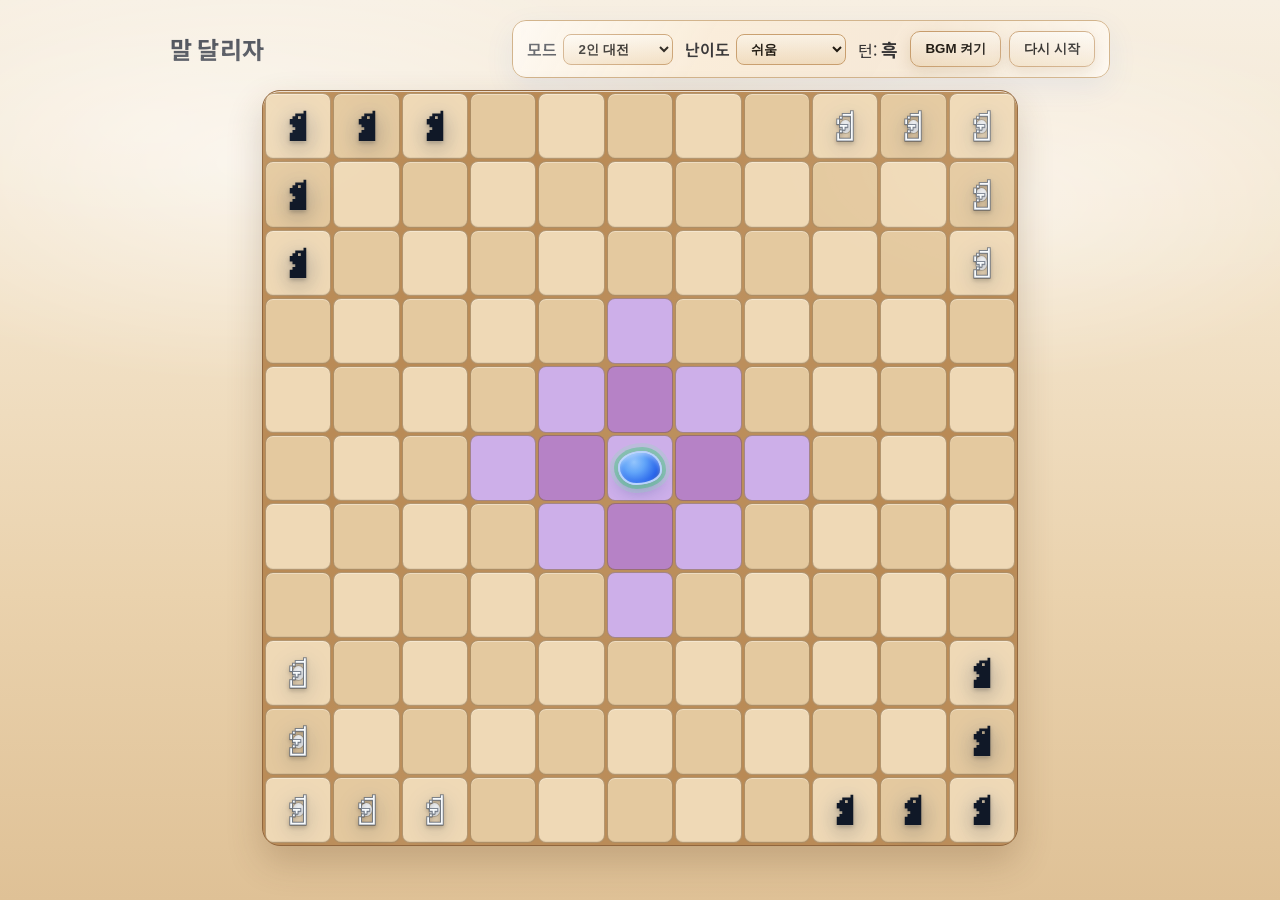
<file: index.html>
<!DOCTYPE html>
<html lang="ko">
<head>
	<meta charset="UTF-8" />
	<meta name="viewport" content="width=device-width, initial-scale=1.0" />
	<meta http-equiv="refresh" content="0; url=./horse_run_game/index.html" />
	<title>말 달리자</title>
	<script>location.replace('./horse_run_game/index.html');</script>
</head>
<body>
	<p><a href="./horse_run_game/index.html">말 달리자 게임으로 이동</a></p>
</body>
</html>
</file>
<file: horse_run_game/style.css>
:root {
	--board-size: min(84vmin, 760px);
	--cell-gap: 2px;
	--cell-bg: #efd9b6;
	--cell-alt-bg: #e4c99f;
	--cell-border: #b88f5a;
	--piece-black: #1f2937;
	--piece-white: #f8fafc;
	--piece-white-stroke: #333;
	--highlight-knight: #22c55e;
	--highlight-slide: #d97706;
	--highlight-danger: #e74c3c;
	--center: #1e3a8a; /* 중앙 포인트: 진한 파란색 */
	--text: #1a1f2a;
	--muted: #6b7280;
	--panel-bg: #fff8edcc;
	--panel-border: #d2b48c;
	/* 특수 구역(나이트 금지) 대비 강화 색상 */
	--no-knight-bg: #d0b7e9;
	--no-knight-bg-alt: #b889c2;
}

* { box-sizing: border-box; }
body {
	margin: 0;
	font-family: 'Noto Sans KR', ui-sans-serif, system-ui, -apple-system, Segoe UI, Roboto, Helvetica, Arial, Apple Color Emoji, Segoe UI Emoji;
	color: var(--text);
	background:
		linear-gradient(180deg, #f7efe2 0%, #f2e2c8 34%, #ead2ad 66%, #dfc196 100%),
		radial-gradient(80% 30% at 50% 120%, rgba(255, 239, 213, 0.7) 0%, transparent 70%),
		radial-gradient(70% 28% at 60% 118%, rgba(237, 213, 176, 0.7) 0%, transparent 72%),
		radial-gradient(120% 40% at 50% 130%, #e4c08f 0%, #cda06a 48%, #b7834e 62%, transparent 63%);
	background-attachment: fixed, fixed, fixed, fixed;
	position: relative;
	overflow-x: hidden;
}

/* 장식: 구름과 햇살 느낌 레이어 */
body::before,
body::after {
	content: '';
	position: fixed;
	inset: 0;
	pointer-events: none;
}
body::before {
	background:
		radial-gradient(50% 35% at 20% 18%, rgba(255,255,255,0.55) 0%, rgba(255,255,255,0.0) 70%),
		radial-gradient(40% 28% at 78% 22%, rgba(255,255,255,0.45) 0%, rgba(255,255,255,0.0) 72%);
	mix-blend-mode: screen;
	animation: skyDrift 18s ease-in-out infinite alternate;
}
body::after {
	background:
		radial-gradient(20% 12% at 12% 14%, rgba(255,255,255,0.28) 0%, rgba(255,255,255,0.0) 100%),
		radial-gradient(26% 16% at 86% 18%, rgba(255,255,255,0.22) 0%, rgba(255,255,255,0.0) 100%);
	mix-blend-mode: soft-light;
	animation: skyDrift 26s ease-in-out infinite alternate-reverse;
}

.app {
	max-width: 980px;
	margin: 0 auto;
	padding: 20px;
	animation: appFadeIn 500ms ease-out;
}

.app__header {
	display: flex;
	flex-wrap: wrap;
	align-items: center;
	justify-content: space-between;
	gap: 12px;
	margin-bottom: 12px;
}
.app__title {
	margin: 0;
	font-family: 'Poppins', 'Noto Sans KR', ui-sans-serif, system-ui;
	letter-spacing: 0.2px;
	font-size: 24px;
}
.controls {
	display: flex;
	align-items: center;
	gap: 12px;
	background: var(--panel-bg);
	border: 1px solid var(--panel-border);
	border-radius: 14px;
	padding: 10px 14px;
	backdrop-filter: blur(5px);
	box-shadow: 0 10px 30px rgba(37, 99, 235, 0.08);
	position: relative;
	overflow: hidden;
}
.controls::before {
	content: '';
	position: absolute;
	inset: -1px;
	background: linear-gradient(120deg, rgba(255,255,255,0.45), rgba(229,191,138,0.18), rgba(205,160,106,0.16), rgba(255,255,255,0.32));
	opacity: 0.9;
	pointer-events: none;
}
.turn-indicator strong { font-size: 18px; }
.mode-controls {
	display: flex;
	align-items: center;
	gap: 6px;
}
.mode-controls label {
	font-weight: 600;
}
.mode-controls select {
	border: 1px solid #c69c6d;
	background: linear-gradient(180deg, #fffdf8 0%, #f4e3ca 100%);
	padding: 6px 10px;
	border-radius: 8px;
	font-weight: 600;
	min-width: 110px;
}
.actions button {
	border: 1px solid #c69c6d;
	background: linear-gradient(180deg, #fffdf8 0%, #f4e3ca 100%);
	padding: 8px 14px;
	border-radius: 10px;
	cursor: pointer;
	font-weight: 600;
	box-shadow: 0 6px 16px rgba(146, 101, 53, 0.2);
	transition: transform 120ms ease, box-shadow 120ms ease, background 120ms ease;
}
.actions {
	display: flex;
	gap: 8px;
}
.review-controls {
	display: flex;
	align-items: center;
	gap: 8px;
	margin-left: 8px;
}
.review-controls[hidden] { display: none; }
.review-controls button {
	border: 1px solid #c69c6d;
	background: linear-gradient(180deg, #fffdf8 0%, #f4e3ca 100%);
	padding: 6px 10px;
	border-radius: 8px;
	cursor: pointer;
}
.review-controls button:disabled {
	opacity: 0.55;
	cursor: not-allowed;
}
.review-controls #reviewStep {
	min-width: 64px;
	text-align: center;
	font-weight: 600;
}
.actions button:hover {
	background: linear-gradient(180deg, #fffdf8 0%, #efd4ae 100%);
	transform: translateY(-1px);
	box-shadow: 0 10px 18px rgba(146, 101, 53, 0.28);
}
.actions button:active {
	transform: translateY(0);
}

.app__main {
	display: flex;
	justify-content: center;
}

.board {
	width: var(--board-size);
	aspect-ratio: 1 / 1;
	display: grid;
	grid-template-columns: repeat(11, 1fr);
	grid-template-rows: repeat(11, 1fr);
	gap: var(--cell-gap);
	background: #b98a55;
	border: 1px solid #91663d;
	border-radius: 18px;
	padding: var(--cell-gap);
	box-shadow:
		0 16px 35px rgba(97, 64, 33, 0.24),
		inset 0 1px 0 rgba(255, 255, 255, 0.7);
	position: relative;
	overflow: hidden;
}
.board::before {
	content: '';
	position: absolute;
	inset: 0;
	pointer-events: none;
	background:
		linear-gradient(120deg, rgba(255,255,255,0.08), rgba(255,255,255,0) 25%, rgba(255,255,255,0.1) 50%, rgba(255,255,255,0) 75%, rgba(255,255,255,0.08));
	opacity: 0.5;
}

.move-trail {
	position: absolute;
	height: 8px;
	border-radius: 999px;
	pointer-events: none;
	opacity: 0.95;
	filter: blur(0.4px);
	animation: trailFade 360ms ease-out forwards;
	z-index: 3;
	transform-origin: left center;
}
.cell {
	position: relative;
	background: var(--cell-bg);
	border: 1px solid rgba(120, 85, 45, 0.5);
	display: flex;
	align-items: center;
	justify-content: center;
	user-select: none;
	cursor: pointer;
	transition: transform 140ms ease, filter 140ms ease, box-shadow 140ms ease;
	border-radius: 8px;
	box-shadow:
		inset 0 1px 0 rgba(255,255,255,0.35),
		inset 0 -1px 0 rgba(0,0,0,0.06);
}
.cell.alt { background: var(--cell-alt-bg); }
.cell:hover {
	filter: brightness(1.02);
	transform: translateY(-1px);
}
.cell.center::after {
	content: '';
	position: absolute;
	width: 62%;
	height: 46%;
	background:
		radial-gradient(circle at 35% 30%, #93c5fd 0%, #60a5fa 32%, #2563eb 72%, #1e3a8a 100%);
	border-radius: 55% 45% 58% 42% / 48% 56% 44% 52%;
	border: 2px solid rgba(191, 219, 254, 0.95);
	box-shadow:
		0 0 0 4px rgba(34, 197, 94, 0.35),
		0 0 0 8px rgba(134, 239, 172, 0.22),
		0 8px 16px rgba(30, 58, 138, 0.28),
		inset 0 2px 4px rgba(255,255,255,0.42);
	opacity: 0.98;
	animation: oasisRipple 2.8s ease-in-out infinite;
}
.cell.center::before {
	content: '';
	position: absolute;
	width: 28%;
	height: 18%;
	left: 36%;
	top: 33%;
	background: rgba(255,255,255,0.42);
	border-radius: 50%;
	transform: rotate(-14deg);
	pointer-events: none;
	animation: oasisShimmer 2.8s ease-in-out infinite;
}
.cell.no-knight-land {
	background: var(--no-knight-bg);
	box-shadow: inset 0 0 0 999px rgba(147, 51, 234, 0.06);
}
.cell.no-knight-land.alt {
	background: var(--no-knight-bg-alt);
	box-shadow: inset 0 0 0 999px rgba(147, 51, 234, 0.08);
}
.cell.highlight-knight {
	outline: 3px solid var(--highlight-knight);
	outline-offset: -3px;
	box-shadow: inset 0 0 0 999px rgba(34, 197, 94, 0.18);
	animation: pulseKnight 1.2s ease-in-out infinite;
}
.cell.highlight-slide {
	outline: 3px solid var(--highlight-slide);
	outline-offset: -3px;
	box-shadow: inset 0 0 0 999px rgba(59, 130, 246, 0.16);
	animation: pulseSlide 1.2s ease-in-out infinite;
}
.cell.invalid {
	outline: 3px solid var(--highlight-danger);
	outline-offset: -3px;
}
.piece {
	width: 76%;
	height: 76%;
	display: grid;
	place-items: center;
	position: relative;
}
.piece .glyph {
	font-size: clamp(26px, 6.4vmin, 44px);
	line-height: 1;
	filter:
		drop-shadow(0 8px 12px rgba(0,0,0,0.22))
		drop-shadow(0 2px 2px rgba(0,0,0,0.25));
}
.piece.black .glyph {
	color: #101827;
	text-shadow:
		0 1px 0 rgba(255,255,255,0.05),
		0 0 24px rgba(59,130,246,0.15);
}
.piece.white .glyph {
	color: #f7fafc;
	text-shadow:
		0 1px 0 rgba(0,0,0,0.2),
		0 0 24px rgba(59,130,246,0.15);
	-webkit-text-stroke: 1px rgba(51,65,85,0.6);
}
.piece.white::before {
	content: '';
	position: absolute;
	width: 28%;
	height: 28%;
	border-radius: 50%;
	background: #ffffff;
	box-shadow: 0 0 0 1px rgba(15,23,42,0.18);
}
.piece.selected { transform: scale(1.03); }

.toast {
	position: fixed;
	bottom: 20px;
	left: 50%;
	transform: translateX(-50%);
	background: rgba(17,24,39,0.9);
	color: white;
	padding: 10px 14px;
	border-radius: 10px;
	box-shadow: 0 6px 20px rgba(0,0,0,0.25);
	opacity: 0;
	pointer-events: none;
	transition: opacity 200ms ease;
}
.toast.show { opacity: 1; }

.win-fx {
	position: fixed;
	inset: 0;
	pointer-events: none;
	opacity: 0;
	transition: opacity 200ms ease;
	z-index: 20;
}
.win-fx.show { opacity: 1; }
.win-badge {
	position: absolute;
	left: 50%;
	top: 48%;
	transform: translate(-50%, -50%);
	padding: 10px 18px;
	border-radius: 999px;
	background: linear-gradient(120deg, rgba(30,64,175,0.92), rgba(37,99,235,0.92));
	color: #fff;
	font-weight: 700;
	letter-spacing: 0.2px;
	box-shadow: 0 8px 24px rgba(30,64,175,0.4);
	animation: badgePop 550ms ease-out;
}
.particle {
	position: absolute;
	width: 9px;
	height: 9px;
	border-radius: 3px;
	opacity: 0;
	animation: burst 900ms ease-out forwards;
}

@keyframes appFadeIn {
	from { opacity: 0; transform: translateY(8px); }
	to { opacity: 1; transform: translateY(0); }
}

@keyframes skyDrift {
	0% { transform: translateX(0) translateY(0) scale(1); }
	100% { transform: translateX(8px) translateY(-6px) scale(1.02); }
}

@keyframes pulseKnight {
	0%, 100% { box-shadow: inset 0 0 0 999px rgba(34, 197, 94, 0.14); }
	50% { box-shadow: inset 0 0 0 999px rgba(34, 197, 94, 0.24); }
}

@keyframes pulseSlide {
	0%, 100% { box-shadow: inset 0 0 0 999px rgba(59, 130, 246, 0.12); }
	50% { box-shadow: inset 0 0 0 999px rgba(59, 130, 246, 0.22); }
}

@keyframes oasisRipple {
	0%, 100% {
		transform: scale(1) rotate(-1deg);
		border-radius: 55% 45% 58% 42% / 48% 56% 44% 52%;
	}
	50% {
		transform: scale(1.04) rotate(1deg);
		border-radius: 50% 50% 60% 40% / 45% 60% 40% 55%;
	}
}

@keyframes oasisShimmer {
	0%, 100% { opacity: 0.35; transform: rotate(-14deg) translateX(0); }
	50% { opacity: 0.55; transform: rotate(-12deg) translateX(2px); }
}

@keyframes trailFade {
	0% { opacity: 0.95; }
	100% { opacity: 0; transform: translateY(-50%) scaleX(1.08); }
}

@keyframes badgePop {
	0% { opacity: 0; transform: translate(-50%, -46%) scale(0.85); }
	100% { opacity: 1; transform: translate(-50%, -50%) scale(1); }
}

@keyframes burst {
	0% { opacity: 1; transform: translate(-50%, -50%) rotate(0deg) scale(1); }
	100% { opacity: 0; transform: translate(calc(-50% + var(--tx)), calc(-50% + var(--ty))) rotate(var(--rot)) scale(0.4); }
}

@media (max-width: 960px) {
	.app { padding: 12px; }
}
</file>
